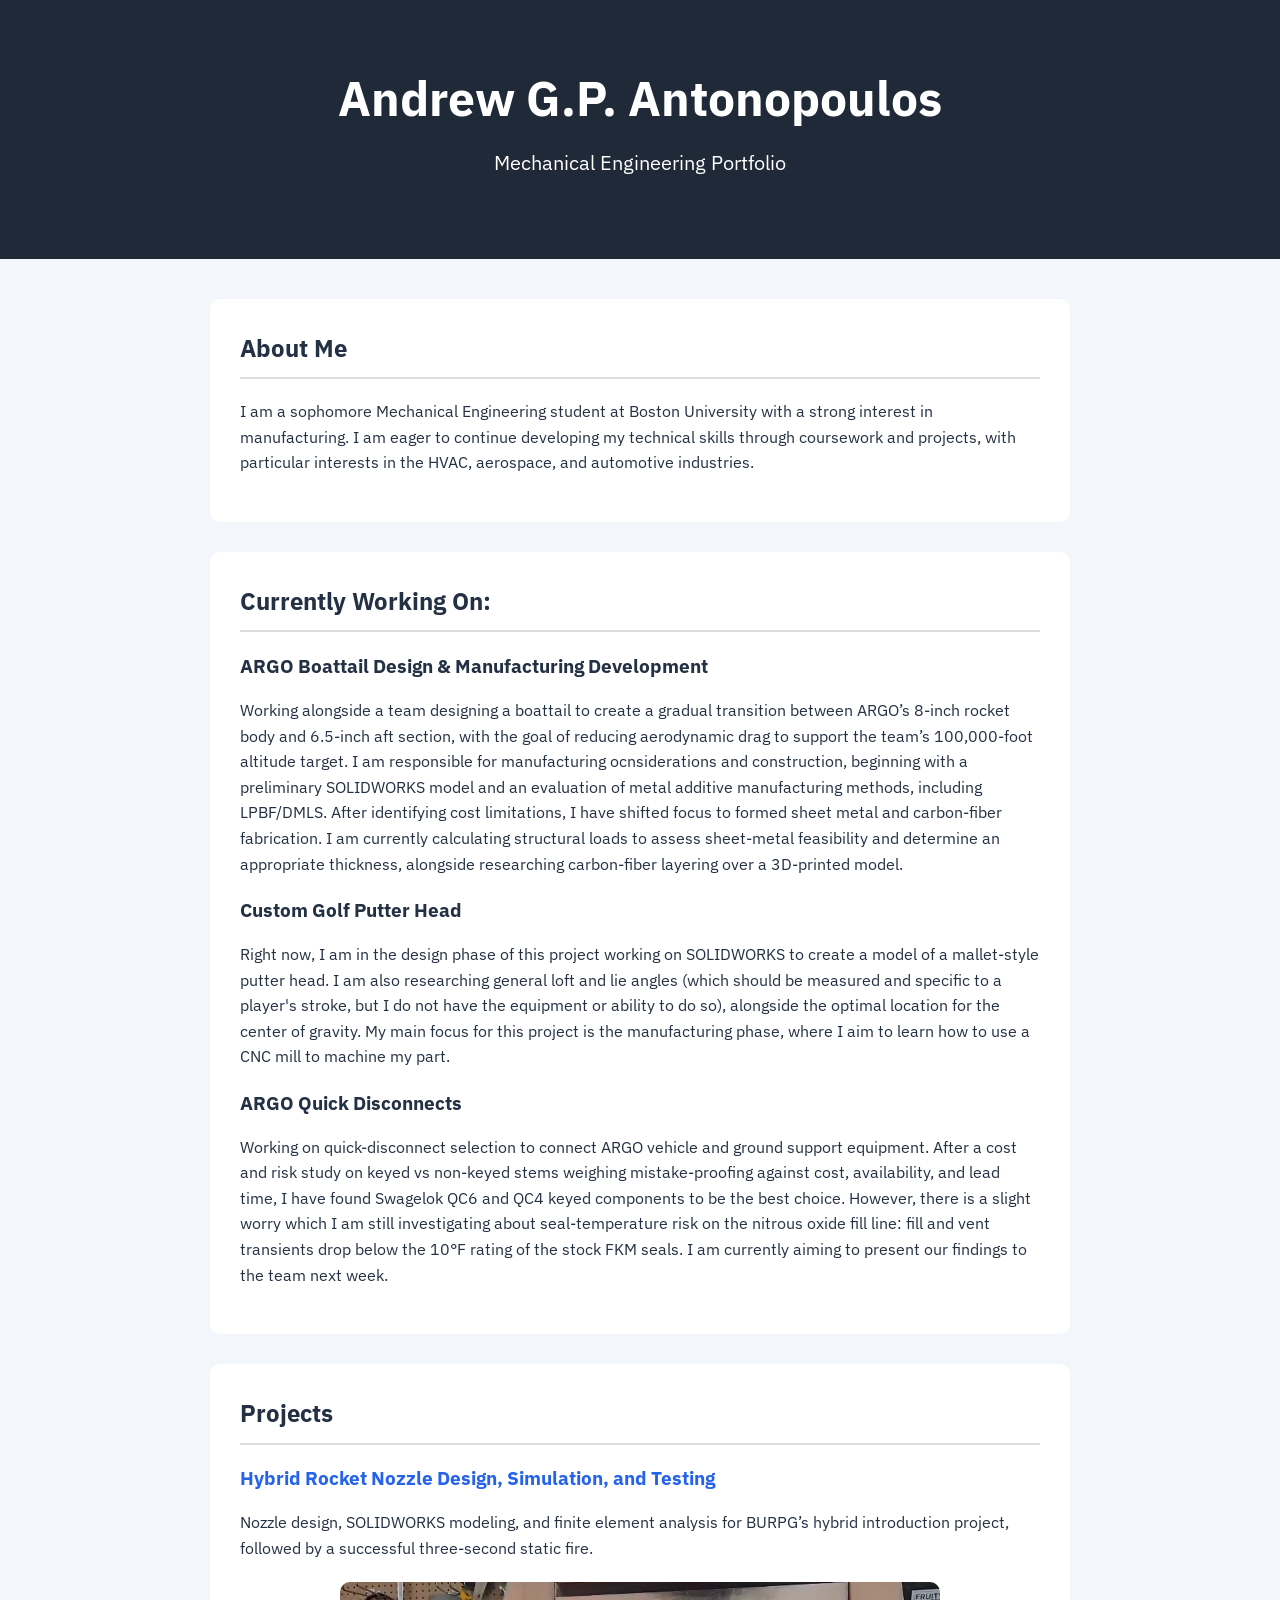
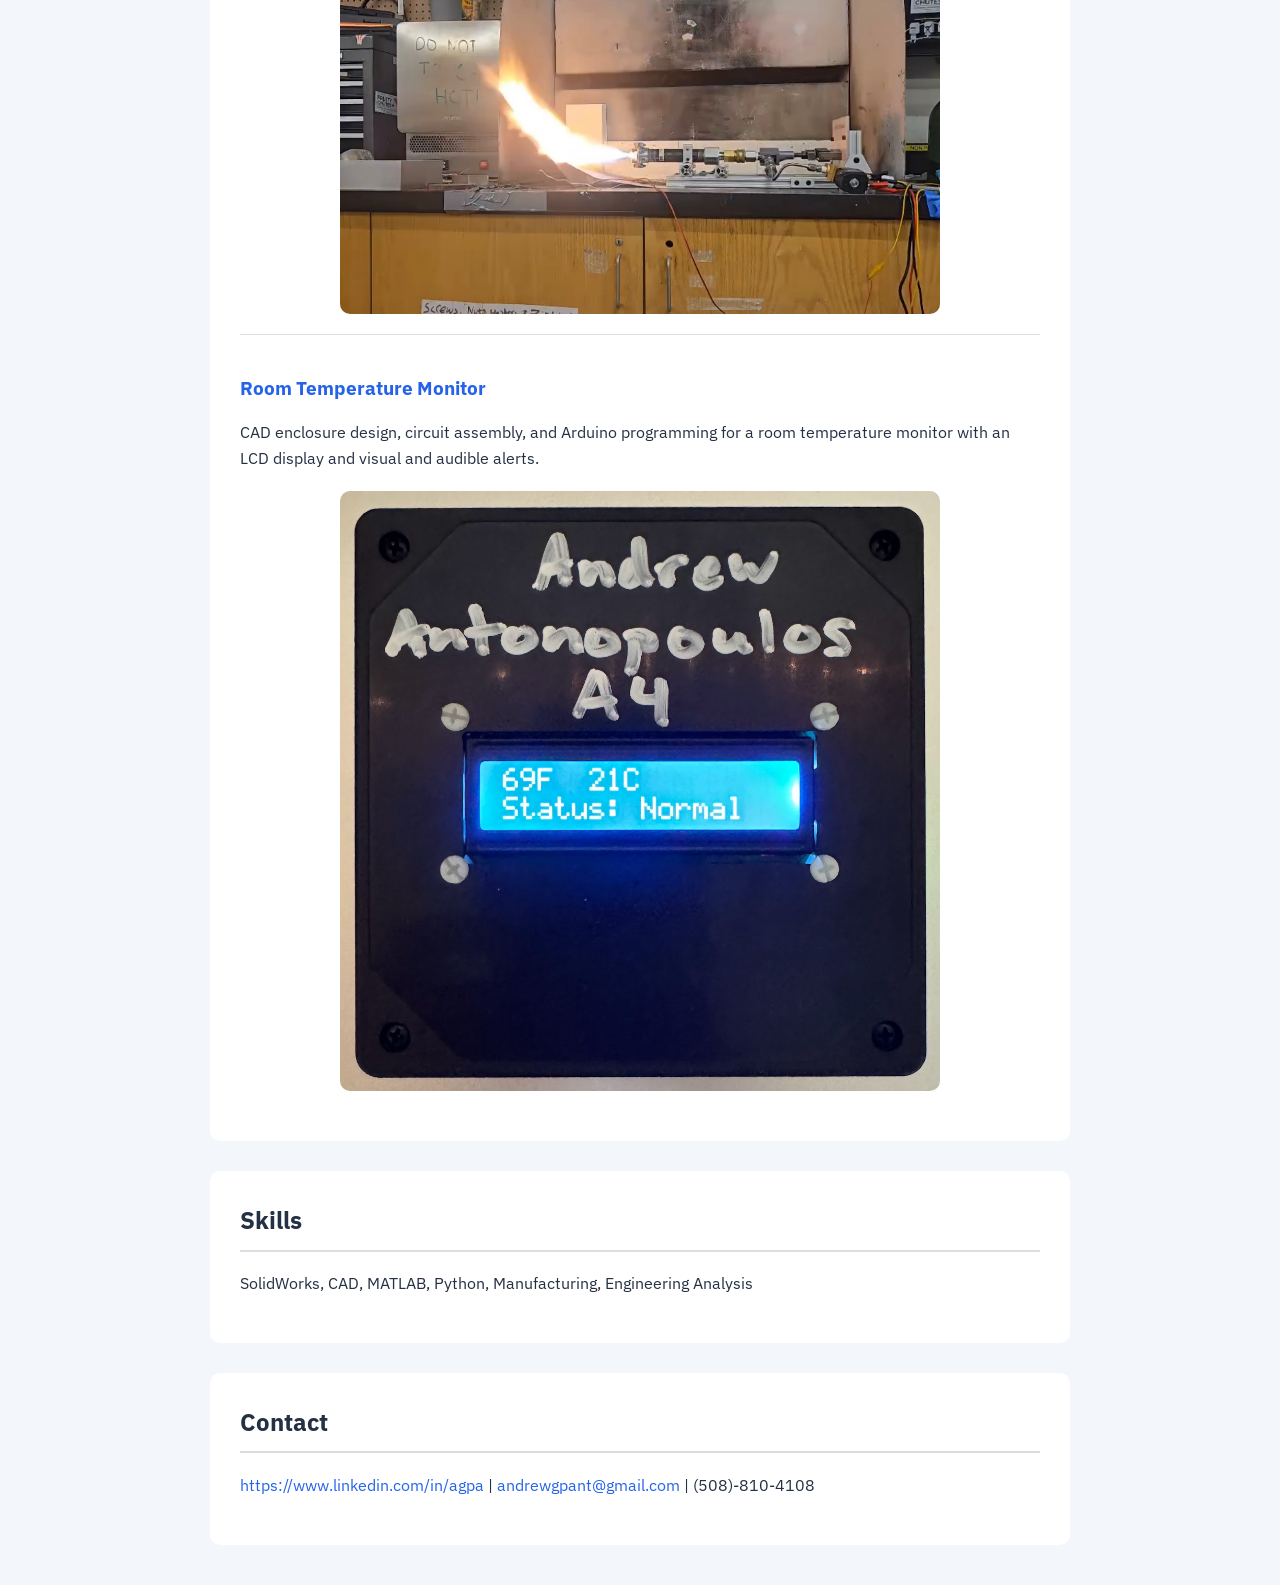
<file: index.html>
<!DOCTYPE html>
<html lang="en">

<head>
    <meta charset="UTF-8">
    <meta name="viewport" content="width=device-width, initial-scale=1.0">

    <title>Andrew Antonopoulos | Mechanical Engineering Portfolio</title>
    <link rel="stylesheet" href="style.css">
</head>

<body>

    <header>
        <h1>Andrew G.P. Antonopoulos</h1>
        <p>Mechanical Engineering Portfolio</p>
    </header>

    <main>

        <section>
            <h2>About Me</h2>
            <p>
                I am a sophomore Mechanical Engineering student at Boston University with a strong interest in manufacturing.
                I am eager to continue developing my technical skills through coursework and projects, with particular interests in the HVAC, aerospace, and automotive industries.

            </p>
        </section>

        <section>
            <h2> Currently Working On:</h2>
            <h3> ARGO Boattail Design & Manufacturing Development </h3>
            
            <p>
                Working alongside a team designing a boattail to create a gradual transition between ARGO’s
                8-inch rocket body and 6.5-inch aft section, with the goal of reducing
                aerodynamic drag to support the team’s 100,000-foot altitude target. I am responsible
                for manufacturing ocnsiderations and construction, beginning
                with a preliminary SOLIDWORKS model and an evaluation of metal additive
                manufacturing methods, including LPBF/DMLS. After identifying cost
                limitations, I have shifted focus to formed sheet metal and carbon-fiber
                fabrication. I am currently calculating structural loads to assess
                sheet-metal feasibility and determine an appropriate thickness,
                alongside researching carbon-fiber layering over a 3D-printed model.
            </p>

            <h3> Custom Golf Putter Head</h3>
            <p>
                Right now, I am in the design phase of this project working on SOLIDWORKS to create a model of a mallet-style putter head.
                I am also researching general loft and lie angles (which should be measured and specific to a player's stroke, but I do not
                have the equipment or ability to do so), alongside the optimal location for the center of gravity. My main focus for this project
                is the manufacturing phase, where I aim to learn how to use a CNC mill to machine my part.
            </p>
            
            <h3> ARGO Quick Disconnects</h3>
            <p>
                Working on quick-disconnect selection to connect ARGO vehicle and ground support equipment.
                After a cost and risk study on keyed vs non-keyed stems weighing mistake-proofing against cost, availability,
                and lead time, I have found Swagelok QC6 and QC4 keyed components to be the best choice. However, there is a
                slight worry which I am still investigating about seal-temperature risk on the nitrous oxide fill line: fill
                and vent transients drop below the 10°F rating of the stock FKM seals. I am currently aiming to present
                our findings to the team next week.
            </p>
            
        </section>
        
        <section id="projects">
            <h2>Projects</h2>

            <article class="project-preview">
                <h3><a href="projects/hybrid-rocket-nozzle.html">Hybrid Rocket Nozzle Design, Simulation, and Testing</a></h3>
                <p>
                    Nozzle design, SOLIDWORKS modeling, and finite element analysis for BURPG’s
                    hybrid introduction project, followed by a successful three-second static fire.
                </p>
                <img
                    src="images/B3450C69-A834-422C-A26D-8ADAD124F1A7_1_201_a.jpeg"
                    alt="Image of Hot Fire Test"
                    class="project-image"
                >
            </article>

            <article class="project-preview">
                <h3><a href="projects/temperature-monitor.html">Room Temperature Monitor</a></h3>
                <p>
                    CAD enclosure design, circuit assembly, and Arduino programming for a room
                    temperature monitor with an LCD display and visual and audible alerts.
                </p>
                <div class="project-image temperature-monitor-preview">
                    <img
                        src="images/temperature-monitor/working-prototype.jpg"
                        alt="Working room temperature monitor displaying 69F, 21C, and Status: Normal"
                        loading="lazy"
                    >
                </div>
            </article>

        </section>

        <section>
            <h2>Skills</h2>
            <p>
                SolidWorks, CAD, MATLAB, Python, Manufacturing, Engineering Analysis
            </p>
        </section>

        <section>
            <h2>Contact</h2>
            <p>
                <a href="https://www.linkedin.com/in/agpa">https://www.linkedin.com/in/agpa</a>  | <a href="mailto:andrewgpant@gmail.com">andrewgpant@gmail.com</a> | (508)-810-4108
            </p>
        </section>

    </main>

</body>

</html>
</file>
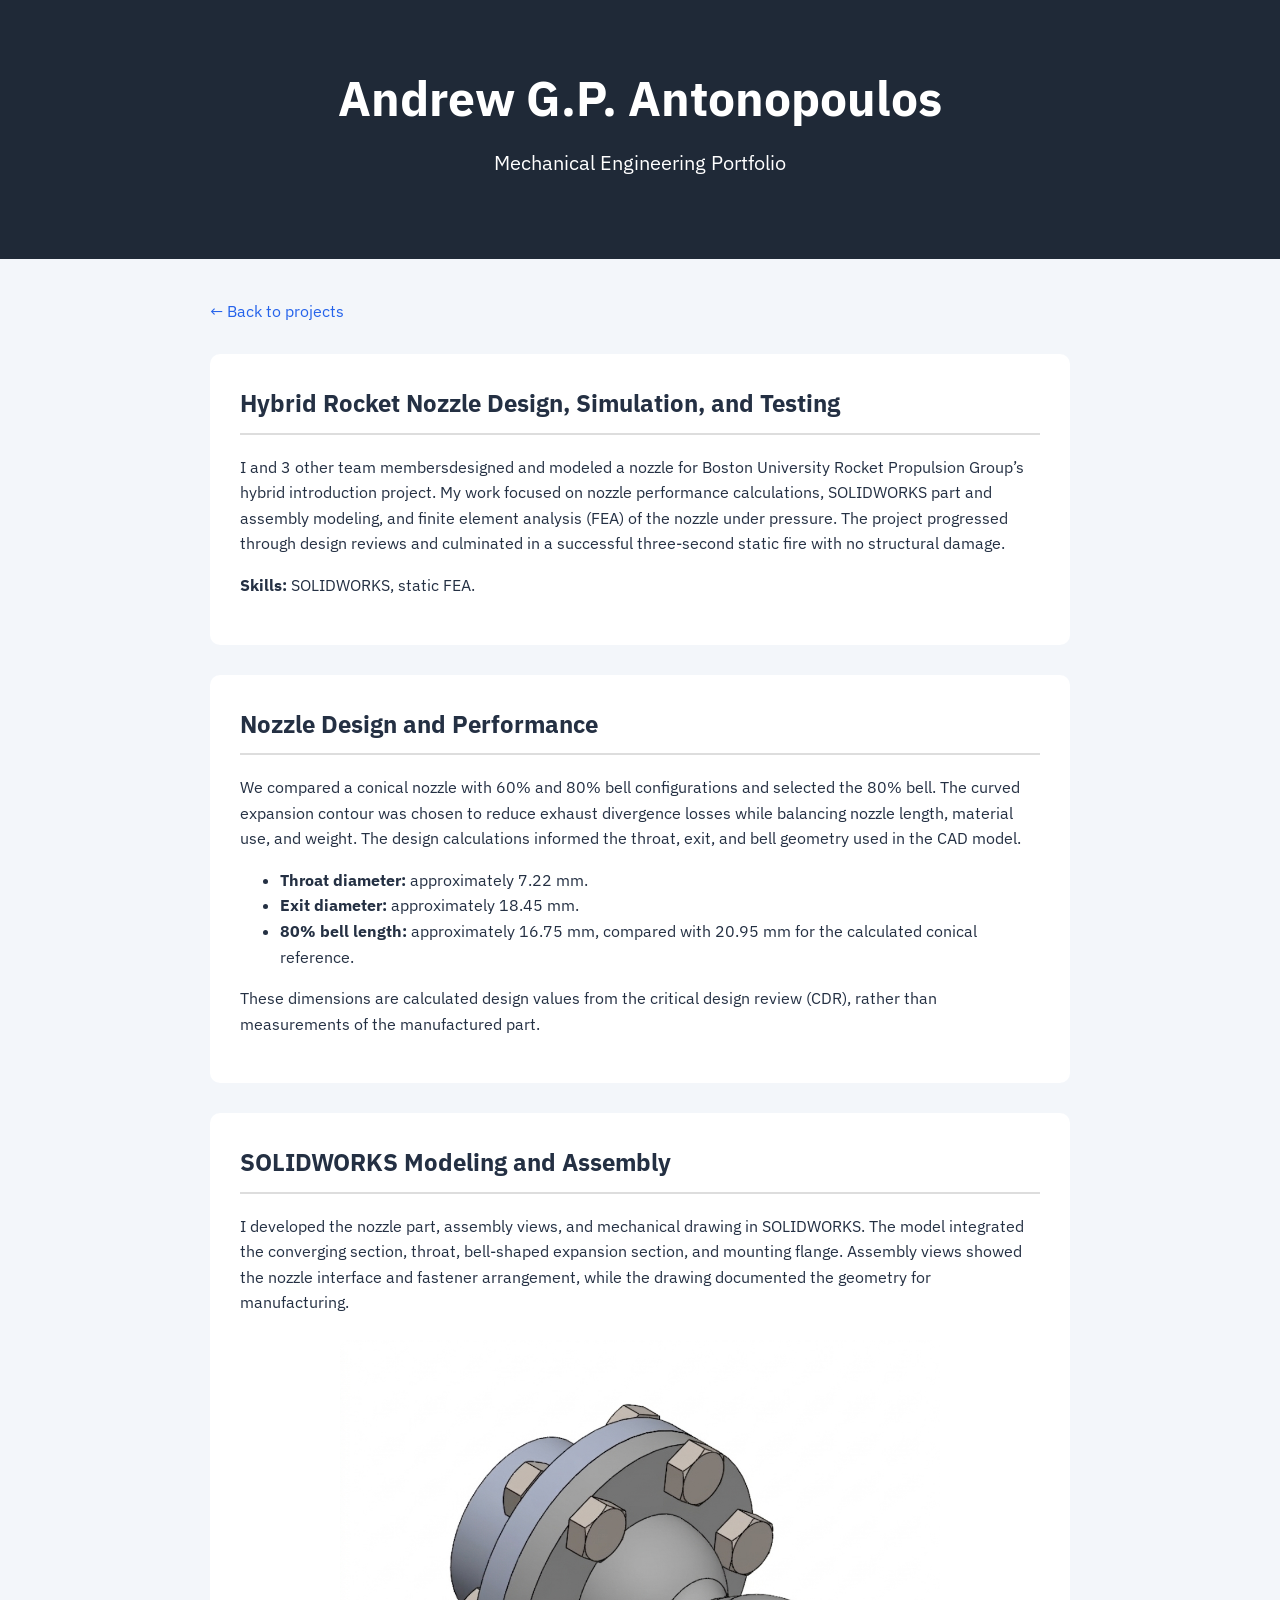
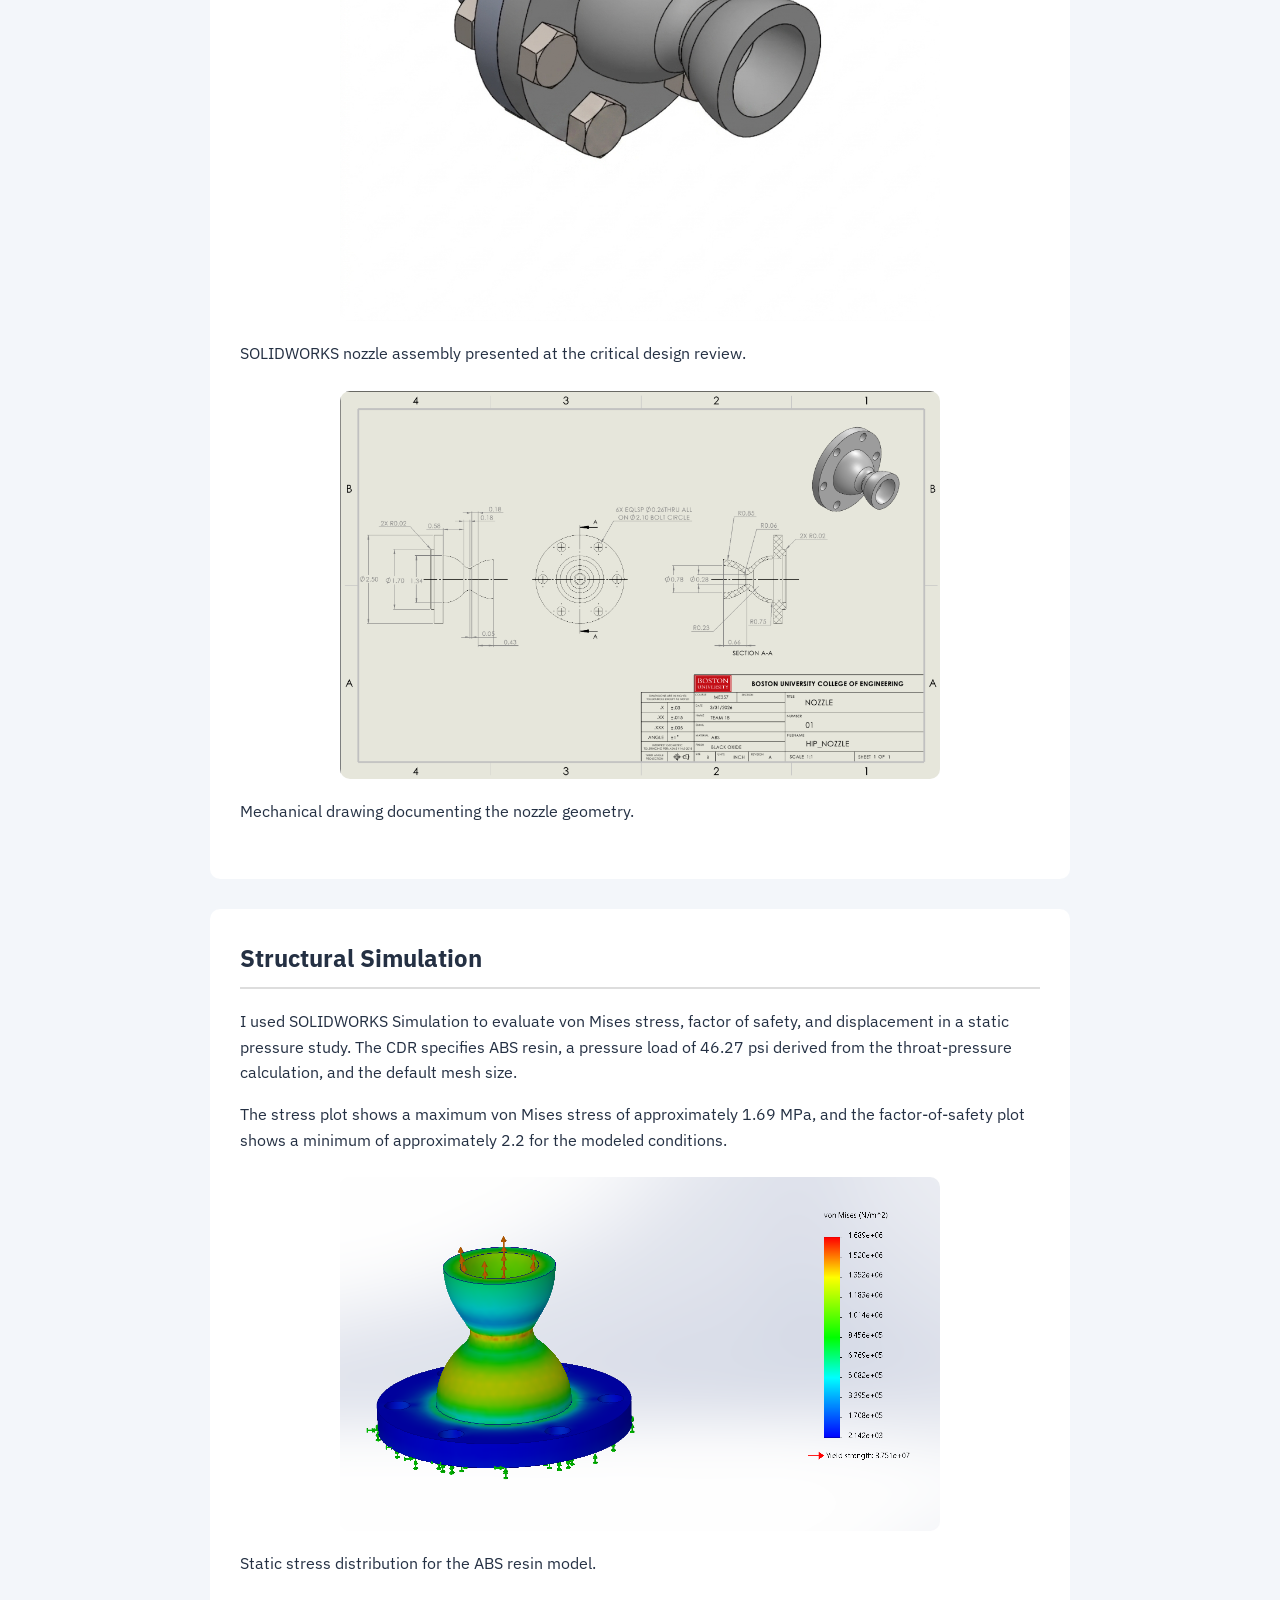
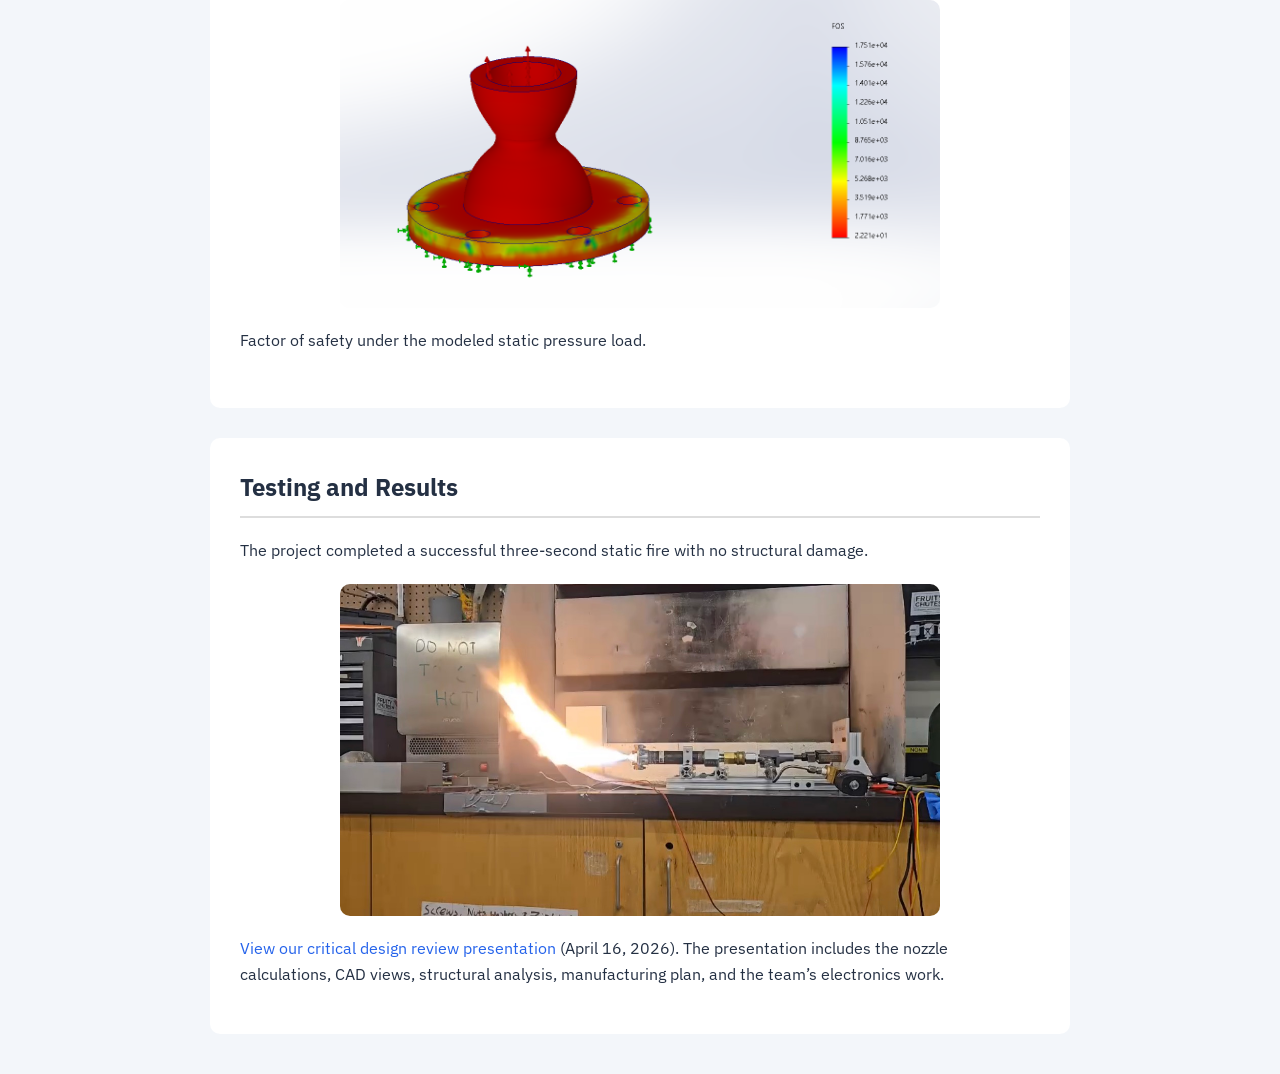
<file: projects/hybrid-rocket-nozzle.html>
<!DOCTYPE html>
<html lang="en">
<head>
    <meta charset="UTF-8">
    <meta name="viewport" content="width=device-width, initial-scale=1.0">
    <meta name="description" content="Hybrid rocket nozzle design for BURPG: an 80% bell nozzle, SOLIDWORKS modeling, static pressure analysis, and a three-second static fire.">
    <title>Hybrid Rocket Nozzle | Andrew Antonopoulos</title>
    <link rel="stylesheet" href="../style.css">
</head>
<body>
    <header>
        <h1>Andrew G.P. Antonopoulos</h1>
        <p>Mechanical Engineering Portfolio</p>
    </header>
    <main>
        <nav class="portfolio-nav" aria-label="Portfolio navigation">
            <a href="../index.html#projects">&larr; Back to projects</a>
        </nav>

        <section>
            <h2>Hybrid Rocket Nozzle Design, Simulation, and Testing</h2>
            <p>I and 3 other team membersdesigned and modeled a nozzle for Boston University Rocket Propulsion Group&rsquo;s hybrid introduction project. My work focused on nozzle performance calculations, SOLIDWORKS part and assembly modeling, and finite element analysis (FEA) of the nozzle under pressure. The project progressed through design reviews and culminated in a successful three-second static fire with no structural damage.</p>
            <p><strong>Skills:</strong> SOLIDWORKS, static FEA.</p>
        </section>

        <section>
            <h2>Nozzle Design and Performance</h2>
            <p>We compared a conical nozzle with 60% and 80% bell configurations and selected the 80% bell. The curved expansion contour was chosen to reduce exhaust divergence losses while balancing nozzle length, material use, and weight. The design calculations informed the throat, exit, and bell geometry used in the CAD model.</p>
            <ul>
                <li><strong>Throat diameter:</strong> approximately 7.22 mm.</li>
                <li><strong>Exit diameter:</strong> approximately 18.45 mm.</li>
                <li><strong>80% bell length:</strong> approximately 16.75 mm, compared with 20.95 mm for the calculated conical reference.</li>
            </ul>
            <p>These dimensions are calculated design values from the critical design review (CDR), rather than measurements of the manufactured part.</p>
        </section>

        <section>
            <h2>SOLIDWORKS Modeling and Assembly</h2>
            <p>I developed the nozzle part, assembly views, and mechanical drawing in SOLIDWORKS. The model integrated the converging section, throat, bell-shaped expansion section, and mounting flange. Assembly views showed the nozzle interface and fastener arrangement, while the drawing documented the geometry for manufacturing.</p>
            <figure style="margin: 24px 0;">
                <img src="../images/hybrid-rocket-nozzle/assembly.png" alt="Isometric SOLIDWORKS assembly of the bell nozzle and bolted mounting flange" class="project-image" loading="lazy">
                <figcaption>SOLIDWORKS nozzle assembly presented at the critical design review.</figcaption>
            </figure>
            <figure style="margin: 24px 0;">
                <img src="../images/hybrid-rocket-nozzle/drawing.png" alt="Mechanical drawing of the nozzle with dimensioned views and an isometric view" class="project-image" loading="lazy">
                <figcaption>Mechanical drawing documenting the nozzle geometry.</figcaption>
            </figure>
        </section>

        <section>
            <h2>Structural Simulation</h2>
            <p>I used SOLIDWORKS Simulation to evaluate von Mises stress, factor of safety, and displacement in a static pressure study. The CDR specifies ABS resin, a pressure load of 46.27 psi derived from the throat-pressure calculation, and the default mesh size.</p>
            <p>The stress plot shows a maximum von Mises stress of approximately 1.69 MPa, and the factor-of-safety plot shows a minimum of approximately 2.2 for the modeled conditions. </p>
            <figure style="margin: 24px 0;">
                <img src="../images/hybrid-rocket-nozzle/stress.png" alt="SOLIDWORKS von Mises stress plot with a maximum of approximately 1.69 MPa for the static pressure study" class="project-image" loading="lazy">
                <figcaption>Static stress distribution for the ABS resin model.</figcaption>
            </figure>
            <figure style="margin: 24px 0;">
                <img src="../images/hybrid-rocket-nozzle/factor-of-safety.png" alt="SOLIDWORKS factor-of-safety plot with a minimum of approximately 2.2 under the modeled static load" class="project-image" loading="lazy">
                <figcaption>Factor of safety under the modeled static pressure load.</figcaption>
            </figure>
        </section>

        <section>
            <h2>Testing and Results</h2>
            <p>The project completed a successful three-second static fire with no structural damage.</p>
            <img src="../images/B3450C69-A834-422C-A26D-8ADAD124F1A7_1_201_a.jpeg" alt="Hybrid rocket static-fire test" class="project-image" loading="lazy">
            <p><a href="https://docs.google.com/presentation/d/1uGf0pezA_uCeJ1GD9ry5gwnMD-42lFFjmdxuFW3OoUc/edit">View our critical design review presentation</a> (April 16, 2026). The presentation includes the nozzle calculations, CAD views, structural analysis, manufacturing plan, and the team&rsquo;s electronics work.</p>
        </section>
    </main>
</body>
</html>
</file>
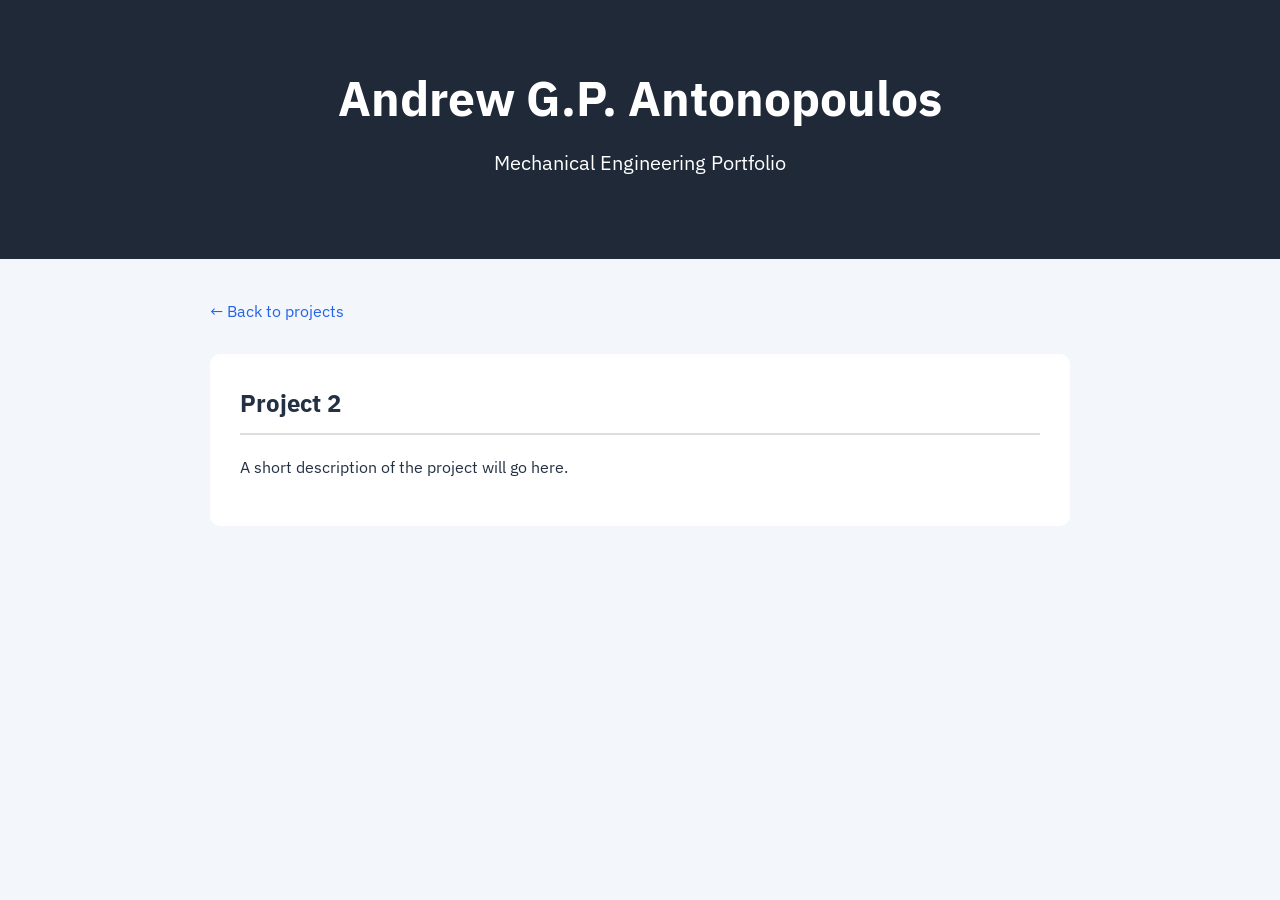
<file: projects/project-2.html>
<!DOCTYPE html>
<html lang="en">

<head>
    <meta charset="UTF-8">
    <meta name="viewport" content="width=device-width, initial-scale=1.0">
    <title>Project 2 | Andrew Antonopoulos</title>
    <link rel="stylesheet" href="../style.css">
</head>

<body>
    <header>
        <h1>Andrew G.P. Antonopoulos</h1>
        <p>Mechanical Engineering Portfolio</p>
    </header>

    <main>
        <nav class="portfolio-nav" aria-label="Portfolio navigation">
            <a href="../index.html#projects">&larr; Back to projects</a>
        </nav>

        <section>
            <h2>Project 2</h2>
            <p>A short description of the project will go here.</p>
        </section>
    </main>
</body>

</html>
</file>
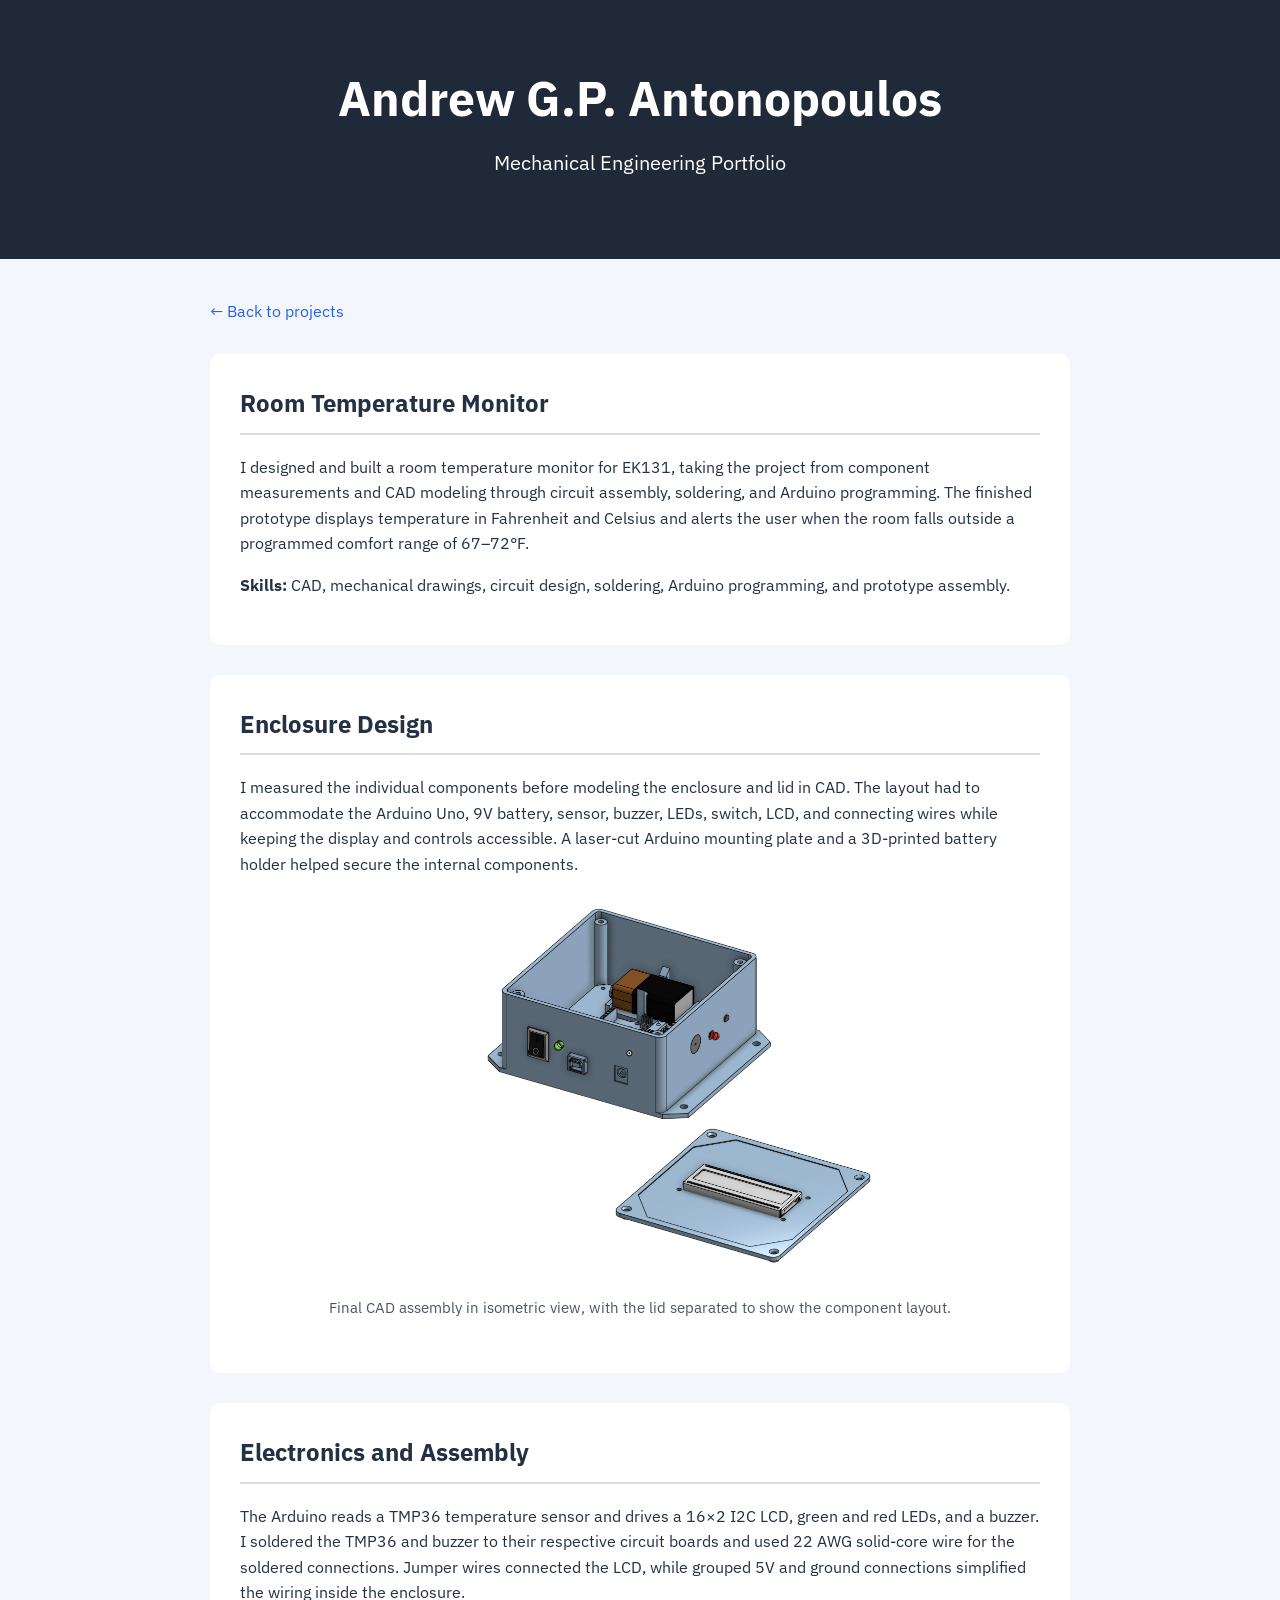
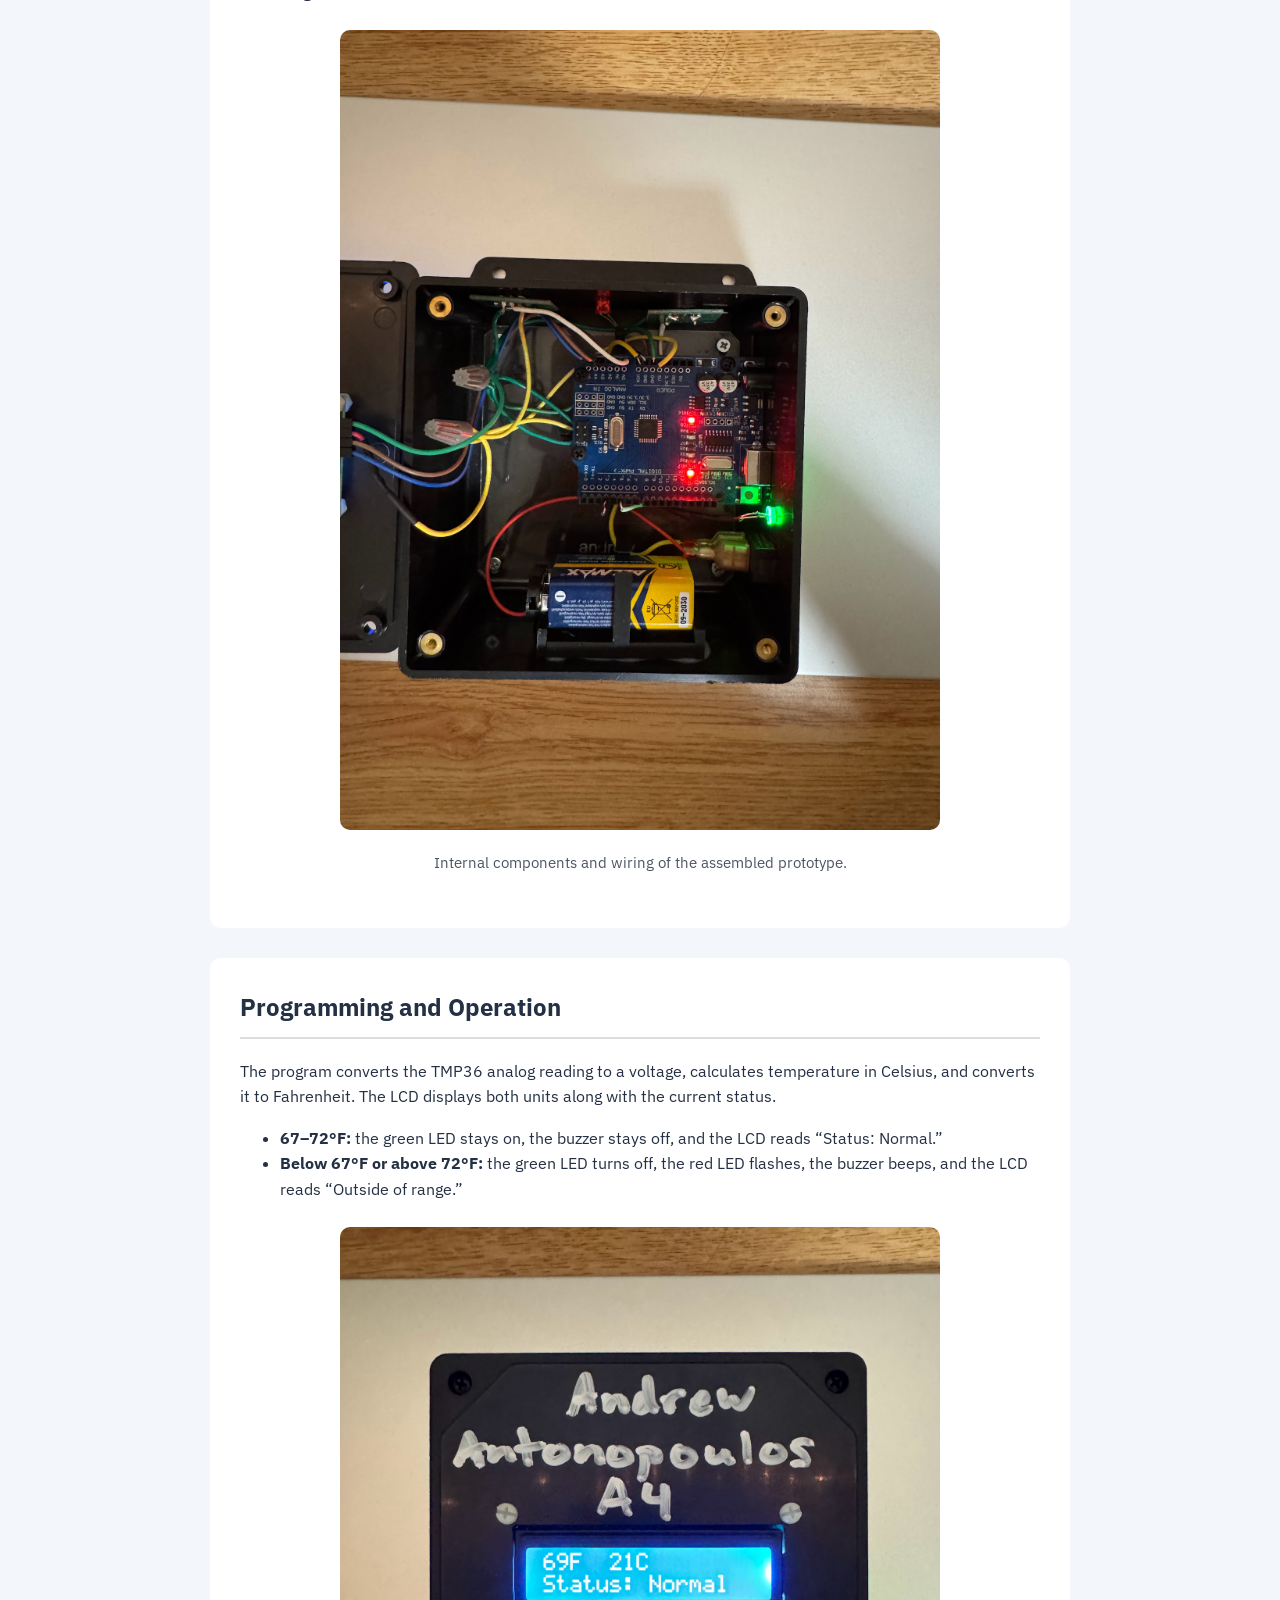
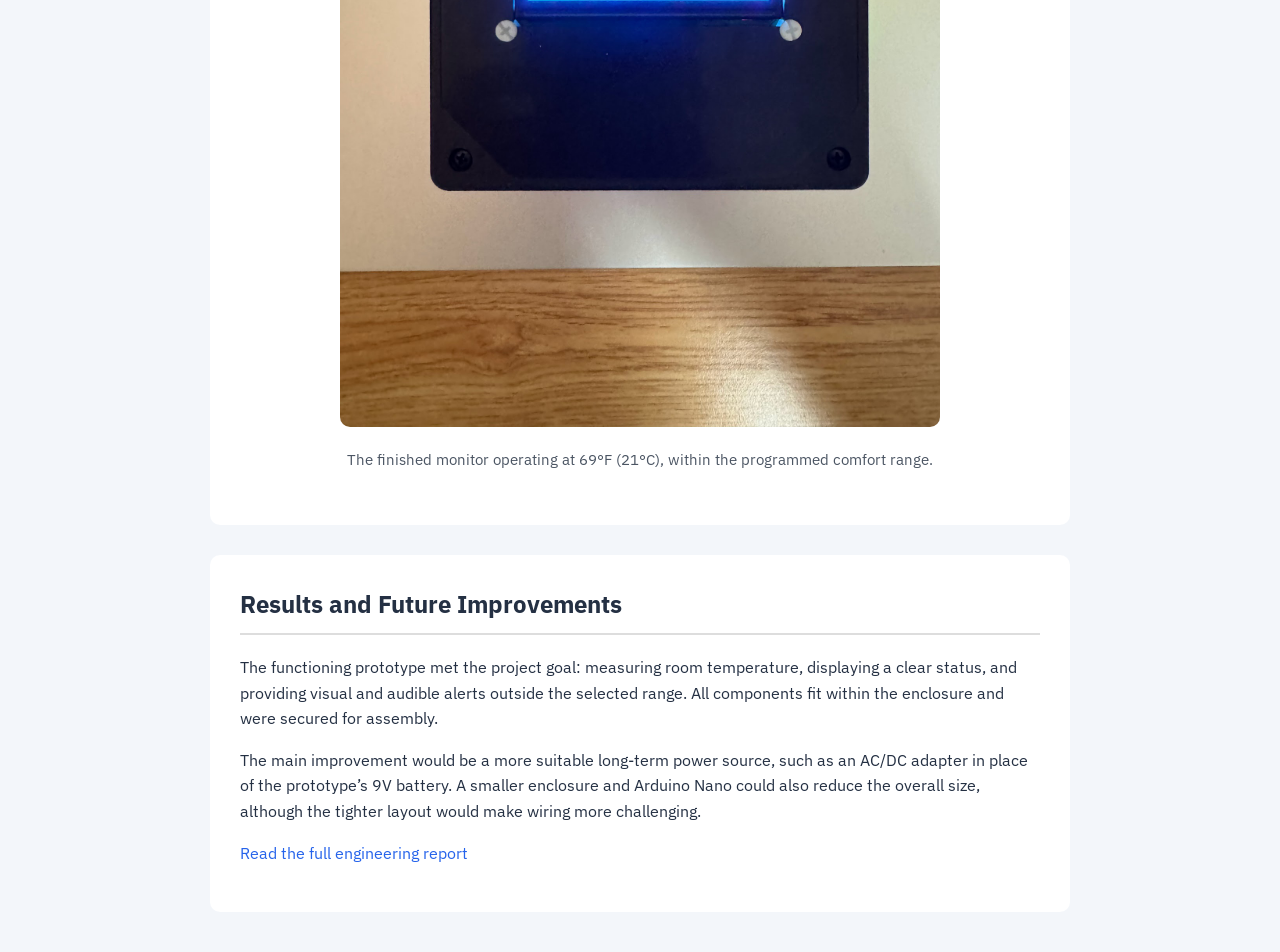
<file: projects/temperature-monitor.html>
<!DOCTYPE html>
<html lang="en">
<head>
    <meta charset="UTF-8">
    <meta name="viewport" content="width=device-width, initial-scale=1.0">
    <meta name="description" content="An Arduino room temperature monitor combining CAD enclosure design, soldered circuits, an LCD display, and visual and audible temperature alerts.">
    <title>Room Temperature Monitor | Andrew Antonopoulos</title>
    <link rel="stylesheet" href="../style.css">
</head>
<body>
    <header>
        <h1>Andrew G.P. Antonopoulos</h1>
        <p>Mechanical Engineering Portfolio</p>
    </header>
    <main>
        <nav class="portfolio-nav" aria-label="Portfolio navigation">
            <a href="../index.html#projects">&larr; Back to projects</a>
        </nav>

        <section>
            <h2>Room Temperature Monitor</h2>
            <p>I designed and built a room temperature monitor for EK131, taking the project from component measurements and CAD modeling through circuit assembly, soldering, and Arduino programming. The finished prototype displays temperature in Fahrenheit and Celsius and alerts the user when the room falls outside a programmed comfort range of 67&ndash;72&deg;F.</p>
            <p><strong>Skills:</strong> CAD, mechanical drawings, circuit design, soldering, Arduino programming, and prototype assembly.</p>
        </section>

        <section>
            <h2>Enclosure Design</h2>
            <p>I measured the individual components before modeling the enclosure and lid in CAD. The layout had to accommodate the Arduino Uno, 9V battery, sensor, buzzer, LEDs, switch, LCD, and connecting wires while keeping the display and controls accessible. A laser-cut Arduino mounting plate and a 3D-printed battery holder helped secure the internal components.</p>
            <figure class="monitor-figure">
                <img src="../images/temperature-monitor/cad-assembly.png" alt="Isometric CAD view of the temperature monitor enclosure, internal components, and separate lid with LCD opening" class="project-image" loading="lazy">
                <figcaption>Final CAD assembly in isometric view, with the lid separated to show the component layout.</figcaption>
            </figure>
        </section>

        <section>
            <h2>Electronics and Assembly</h2>
            <p>The Arduino reads a TMP36 temperature sensor and drives a 16&times;2 I2C LCD, green and red LEDs, and a buzzer. I soldered the TMP36 and buzzer to their respective circuit boards and used 22 AWG solid-core wire for the soldered connections. Jumper wires connected the LCD, while grouped 5V and ground connections simplified the wiring inside the enclosure.</p>
            <figure class="monitor-figure">
                <img src="../images/temperature-monitor/internal-wiring.jpg" alt="Open temperature monitor showing the Arduino Uno, soldered wiring, grouped power connections, and 9V battery" class="project-image" loading="lazy">
                <figcaption>Internal components and wiring of the assembled prototype.</figcaption>
            </figure>
        </section>

        <section>
            <h2>Programming and Operation</h2>
            <p>The program converts the TMP36 analog reading to a voltage, calculates temperature in Celsius, and converts it to Fahrenheit. The LCD displays both units along with the current status.</p>
            <ul>
                <li><strong>67&ndash;72&deg;F:</strong> the green LED stays on, the buzzer stays off, and the LCD reads &ldquo;Status: Normal.&rdquo;</li>
                <li><strong>Below 67&deg;F or above 72&deg;F:</strong> the green LED turns off, the red LED flashes, the buzzer beeps, and the LCD reads &ldquo;Outside of range.&rdquo;</li>
            </ul>
            <figure class="monitor-figure">
                <img src="../images/temperature-monitor/working-prototype.jpg" alt="Completed temperature monitor operating with its LCD displaying 69F, 21C, and Status: Normal" class="project-image" loading="lazy">
                <figcaption>The finished monitor operating at 69&deg;F (21&deg;C), within the programmed comfort range.</figcaption>
            </figure>
        </section>

        <section>
            <h2>Results and Future Improvements</h2>
            <p>The functioning prototype met the project goal: measuring room temperature, displaying a clear status, and providing visual and audible alerts outside the selected range. All components fit within the enclosure and were secured for assembly.</p>
            <p>The main improvement would be a more suitable long-term power source, such as an AC/DC adapter in place of the prototype&rsquo;s 9V battery. A smaller enclosure and Arduino Nano could also reduce the overall size, although the tighter layout would make wiring more challenging.</p>
            <p><a href="https://docs.google.com/document/d/1CuA2py5D-lUH9l0-O0qaNUSFWDkDpryASezhaKJMDxU/edit">Read the full engineering report</a></p>
        </section>
    </main>
</body>
</html>
</file>
<file: style.css>
@import url('https://fonts.googleapis.com/css2?family=IBM+Plex+Sans:wght@400;500;600;700&display=swap');

* {
    box-sizing: border-box;
}

body {
    margin: 0;
    font-family: 'IBM Plex Sans', Arial, sans-serif; /* replace the old font-family line */
    line-height: 1.6;
    background: #f3f6fa;
    color: #243043;
}

header {
    background-color: #1f2937;
    color: white;
    padding: 60px 20px;
    text-align: center;
}

header h1 {
    margin: 0;
    font-size: 48px;
}

header p {
    font-size: 20px;
    margin-top: 10px;
}

main {
    max-width: 900px;
    margin: 40px auto;
    padding: 0 20px;
}

section {
    background: white;
    margin-bottom: 30px;
    padding: 30px;
    border-radius: 10px;
}

h2 {
    margin-top: 0;
    border-bottom: 2px solid #ddd;
    padding-bottom: 10px;
}

h3 {
    margin-bottom: 5px;
}

a {
    color: #2563eb;
    text-decoration: none;
}

a:hover {
    text-decoration: underline;
}

a:focus-visible {
    outline: 2px solid #2563eb;
    outline-offset: 4px;
}

.portfolio-nav {
    margin-bottom: 30px;
}

.project-preview + .project-preview {
    border-top: 1px solid #ddd;
    margin-top: 20px;
    padding-top: 20px;
}

.project-preview p:last-child {
    margin-bottom: 0;
}

.project-image {
    display: block;
    width: 100%;
    max-width: 600px;
    height: auto;
    margin: 20px auto;
    border-radius: 10px;
}

/* Temperature monitor project figures */
.monitor-figure {
    margin: 24px 0;
}

.monitor-figure figcaption {
    color: #4b5563;
    font-size: 0.95rem;
    text-align: center;
}

/* Tight enclosure crop for the homepage preview only. */
.temperature-monitor-preview {
    position: relative;
    aspect-ratio: 1;
    overflow: hidden;
}

.temperature-monitor-preview img {
    position: absolute;
    width: 130.1695%;
    max-width: none;
    height: auto;
    left: -16.9492%;
    top: -24.5763%;
}
</file>
